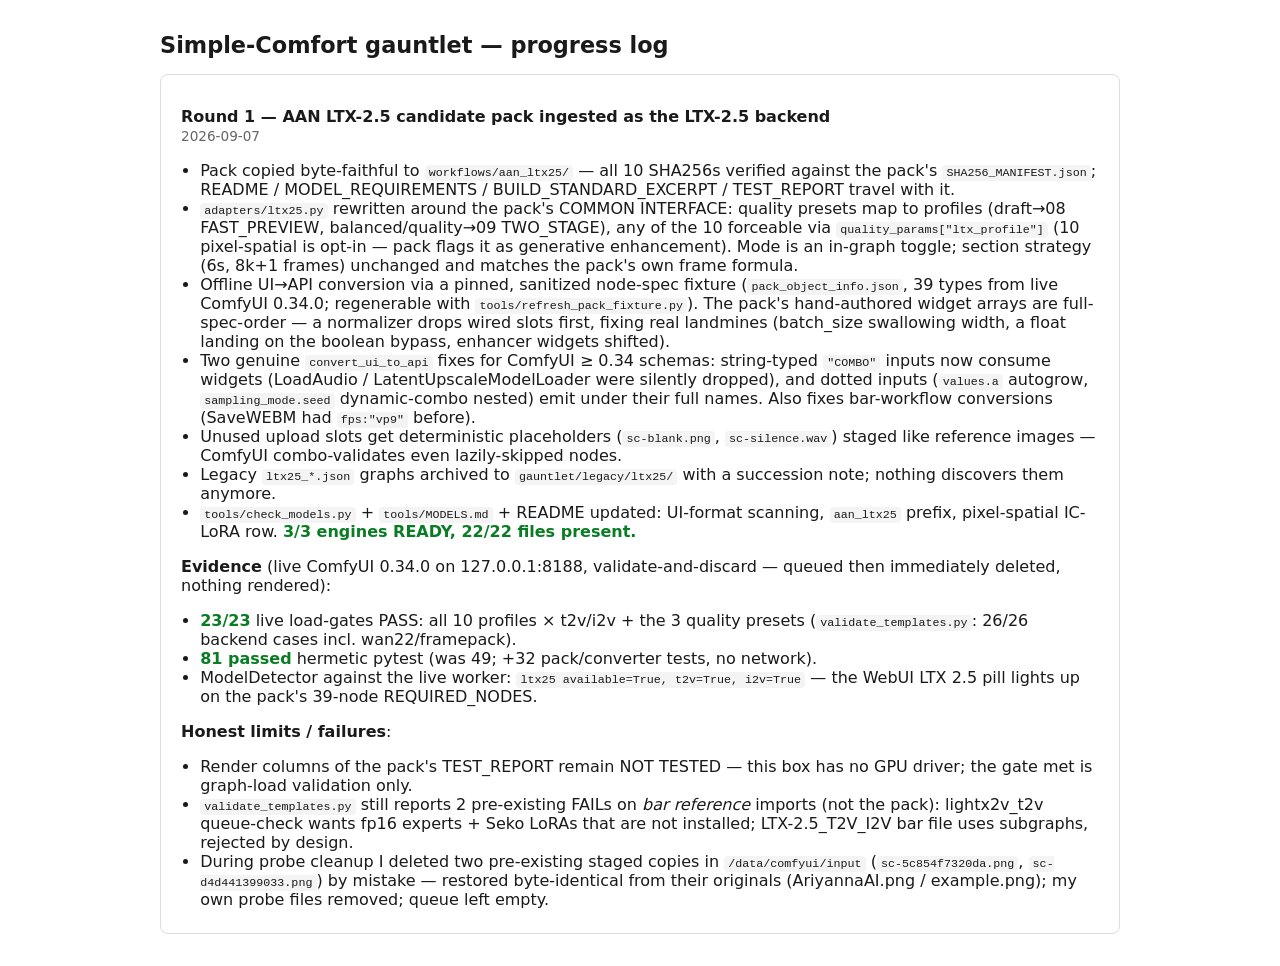
<file: gauntlet/PROGRESS.html>
<!DOCTYPE html>
<html lang="en">
<head>
<meta charset="UTF-8"/>
<title>Simple-Comfort — Gauntlet Progress</title>
<style>
  body { font-family: ui-sans-serif, system-ui, sans-serif; margin: 2rem auto; max-width: 60rem; padding: 0 1rem; color: #1a1a1a; }
  h1 { font-size: 1.4rem; }
  .entry { border: 1px solid #ddd; border-radius: 8px; padding: 1rem 1.25rem; margin: 1rem 0; }
  .date { color: #666; font-size: 0.85rem; }
  code { background: #f4f4f4; padding: 0.1em 0.35em; border-radius: 4px; font-size: 0.9em; }
  .pass { color: #0a7d24; font-weight: 600; }
  .fail { color: #b3261e; font-weight: 600; }
  ul { margin: 0.5rem 0; padding-left: 1.2rem; }
</style>
</head>
<body>
<h1>Simple-Comfort gauntlet — progress log</h1>

<div class="entry">
  <p><b>Round 1 — AAN LTX-2.5 candidate pack ingested as the LTX-2.5 backend</b><br/>
  <span class="date">2026-09-07</span></p>
  <ul>
    <li>Pack copied byte-faithful to <code>workflows/aan_ltx25/</code> — all 10 SHA256s verified against the pack's <code>SHA256_MANIFEST.json</code>; README / MODEL_REQUIREMENTS / BUILD_STANDARD_EXCERPT / TEST_REPORT travel with it.</li>
    <li><code>adapters/ltx25.py</code> rewritten around the pack's COMMON INTERFACE: quality presets map to profiles (draft&rarr;08 FAST_PREVIEW, balanced/quality&rarr;09 TWO_STAGE), any of the 10 forceable via <code>quality_params["ltx_profile"]</code> (10 pixel-spatial is opt-in — pack flags it as generative enhancement). Mode is an in-graph toggle; section strategy (6s, 8k+1 frames) unchanged and matches the pack's own frame formula.</li>
    <li>Offline UI&rarr;API conversion via a pinned, sanitized node-spec fixture (<code>pack_object_info.json</code>, 39 types from live ComfyUI 0.34.0; regenerable with <code>tools/refresh_pack_fixture.py</code>). The pack's hand-authored widget arrays are full-spec-order — a normalizer drops wired slots first, fixing real landmines (batch_size swallowing width, a float landing on the boolean bypass, enhancer widgets shifted).</li>
    <li>Two genuine <code>convert_ui_to_api</code> fixes for ComfyUI &ge; 0.34 schemas: string-typed <code>"COMBO"</code> inputs now consume widgets (LoadAudio / LatentUpscaleModelLoader were silently dropped), and dotted inputs (<code>values.a</code> autogrow, <code>sampling_mode.seed</code> dynamic-combo nested) emit under their full names. Also fixes bar-workflow conversions (SaveWEBM had <code>fps:"vp9"</code> before).</li>
    <li>Unused upload slots get deterministic placeholders (<code>sc-blank.png</code>, <code>sc-silence.wav</code>) staged like reference images — ComfyUI combo-validates even lazily-skipped nodes.</li>
    <li>Legacy <code>ltx25_*.json</code> graphs archived to <code>gauntlet/legacy/ltx25/</code> with a succession note; nothing discovers them anymore.</li>
    <li><code>tools/check_models.py</code> + <code>tools/MODELS.md</code> + README updated: UI-format scanning, <code>aan_ltx25</code> prefix, pixel-spatial IC-LoRA row. <span class="pass">3/3 engines READY, 22/22 files present.</span></li>
  </ul>
  <p><b>Evidence</b> (live ComfyUI 0.34.0 on 127.0.0.1:8188, validate-and-discard — queued then immediately deleted, nothing rendered):</p>
  <ul>
    <li><span class="pass">23/23</span> live load-gates PASS: all 10 profiles &times; t2v/i2v + the 3 quality presets (<code>validate_templates.py</code>: 26/26 backend cases incl. wan22/framepack).</li>
    <li><span class="pass">81 passed</span> hermetic pytest (was 49; +32 pack/converter tests, no network).</li>
    <li>ModelDetector against the live worker: <code>ltx25 available=True, t2v=True, i2v=True</code> — the WebUI LTX 2.5 pill lights up on the pack's 39-node REQUIRED_NODES.</li>
  </ul>
  <p><b>Honest limits / failures</b>:</p>
  <ul>
    <li>Render columns of the pack's TEST_REPORT remain NOT TESTED — this box has no GPU driver; the gate met is graph-load validation only.</li>
    <li><code>validate_templates.py</code> still reports 2 pre-existing FAILs on <em>bar reference</em> imports (not the pack): lightx2v_t2v queue-check wants fp16 experts + Seko LoRAs that are not installed; LTX-2.5_T2V_I2V bar file uses subgraphs, rejected by design.</li>
    <li>During probe cleanup I deleted two pre-existing staged copies in <code>/data/comfyui/input</code> (<code>sc-5c854f7320da.png</code>, <code>sc-d4d441399033.png</code>) by mistake — restored byte-identical from their originals (AriyannaAI.png / example.png); my own probe files removed; queue left empty.</li>
  </ul>
</div>

</body>
</html>
</file>
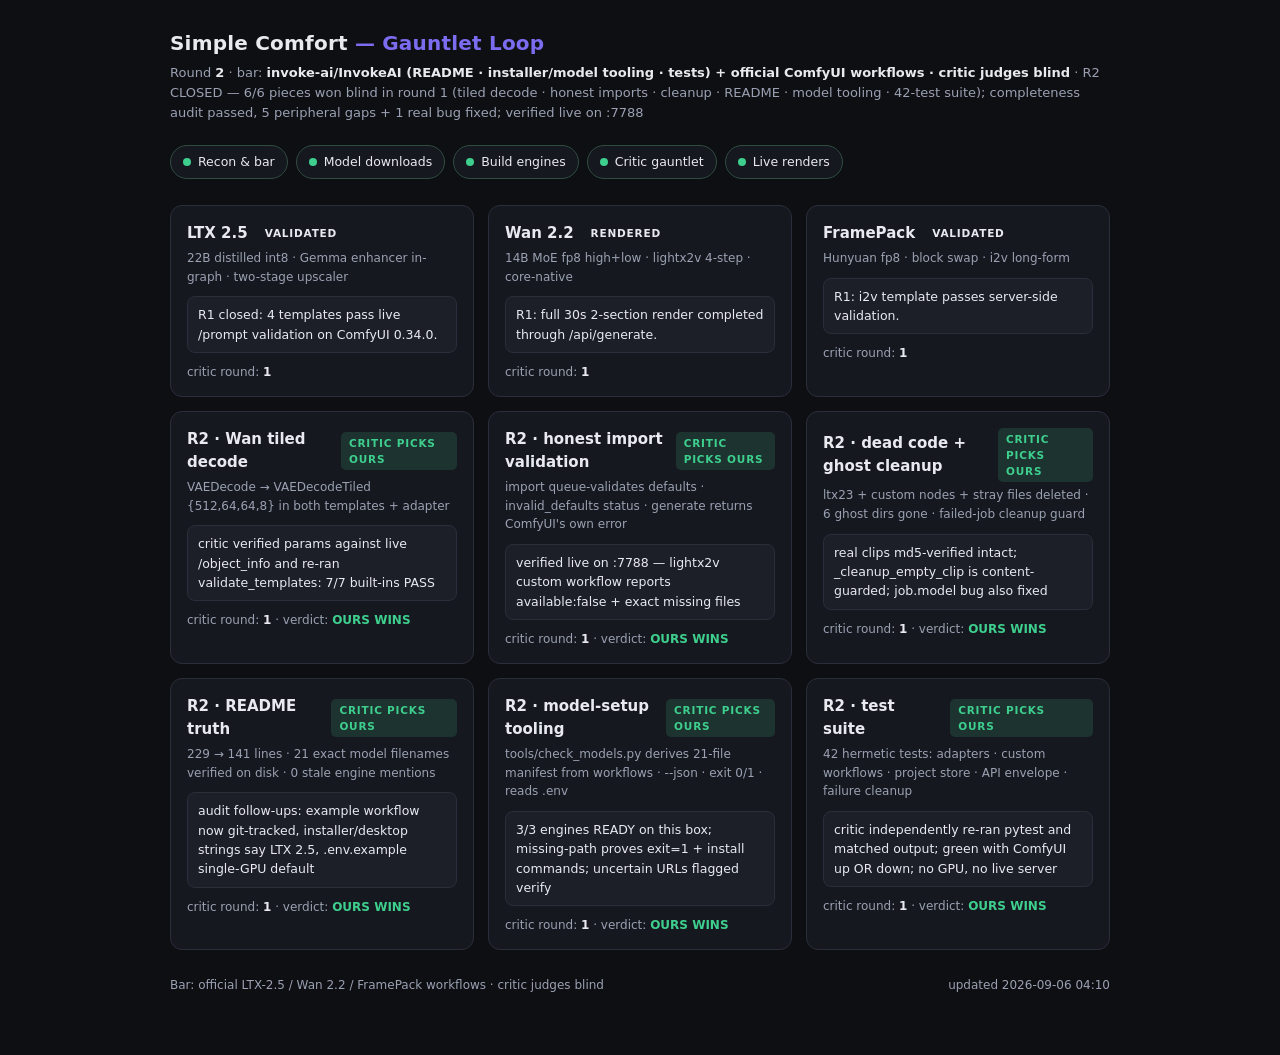
<file: static/gauntlet.html>
<!DOCTYPE html>
<html lang="en">
<head>
<meta charset="utf-8">
<meta name="viewport" content="width=device-width, initial-scale=1">
<title>Simple Comfort — Gauntlet Loop</title>
<style>
  :root {
    --bg: #0e0f13; --panel: #16181f; --panel-2: #1c1f28; --line: #2a2e3a;
    --text: #e8eaf0; --dim: #9aa1b2; --accent: #7c6cf0; --ok: #3ecf8e;
    --warn: #f0b429; --bad: #ef5b5b; --info: #58a6ff;
  }
  * { box-sizing: border-box; }
  body {
    margin: 0; background: var(--bg); color: var(--text);
    font: 14px/1.55 ui-sans-serif, system-ui, "Segoe UI", Roboto, sans-serif;
  }
  .wrap { max-width: 980px; margin: 0 auto; padding: 28px 20px 60px; }
  h1 { font-size: 20px; margin: 0 0 4px; letter-spacing: .2px; }
  h1 .loop { color: var(--accent); }
  .sub { color: var(--dim); font-size: 13px; margin-bottom: 22px; }
  .sub b { color: var(--text); font-weight: 600; }
  .phases { display: flex; flex-wrap: wrap; gap: 8px; margin-bottom: 26px; }
  .phase {
    padding: 6px 12px; border-radius: 999px; border: 1px solid var(--line);
    background: var(--panel); font-size: 12.5px; color: var(--dim);
    display: flex; align-items: center; gap: 7px;
  }
  .phase .dot { width: 8px; height: 8px; border-radius: 50%; background: var(--line); }
  .phase.done { color: var(--text); border-color: #2f4d3f; }
  .phase.done .dot { background: var(--ok); }
  .phase.active { color: var(--text); border-color: var(--accent); box-shadow: 0 0 0 1px rgba(124,108,240,.25); }
  .phase.active .dot { background: var(--accent); animation: pulse 1.6s infinite; }
  @keyframes pulse { 0%,100% { opacity: 1 } 50% { opacity: .35 } }
  .cards { display: grid; grid-template-columns: repeat(auto-fit, minmax(290px, 1fr)); gap: 14px; }
  .card {
    background: var(--panel); border: 1px solid var(--line); border-radius: 12px;
    padding: 16px 16px 14px;
  }
  .card h2 { font-size: 15px; margin: 0 0 2px; display: flex; align-items: center; gap: 9px; }
  .badge {
    font-size: 10.5px; font-weight: 700; letter-spacing: .8px; text-transform: uppercase;
    padding: 3px 8px; border-radius: 5px;
  }
  .b-pending { background: #2a2e3a; color: var(--dim); }
  .b-build   { background: rgba(88,166,255,.15); color: var(--info); }
  .b-critic  { background: rgba(124,108,240,.18); color: var(--accent); }
  .b-win     { background: rgba(62,207,142,.15); color: var(--ok); }
  .b-render  { background: rgba(240,180,41,.15); color: var(--warn); }
  .b-fail    { background: rgba(239,91,91,.15); color: var(--bad); }
  .meta { color: var(--dim); font-size: 12px; margin: 4px 0 10px; }
  .note { font-size: 12.5px; color: var(--text); background: var(--panel-2);
          border: 1px solid var(--line); border-radius: 8px; padding: 8px 10px;
          white-space: pre-wrap; word-break: break-word; }
  .note:empty { display: none; }
  .critic { margin-top: 10px; font-size: 12px; color: var(--dim); }
  .critic b { color: var(--text); }
  .critic .verdict-win { color: var(--ok); font-weight: 700; }
  .critic .verdict-lose { color: var(--bad); font-weight: 700; }
  footer { margin-top: 26px; color: var(--dim); font-size: 12px; display: flex;
           justify-content: space-between; flex-wrap: wrap; gap: 8px; }
  .clip-link { color: var(--info); text-decoration: none; }
  .clip-link:hover { text-decoration: underline; }
</style>
</head>
<body>
<div class="wrap">
  <h1>Simple Comfort <span class="loop">— Gauntlet Loop</span></h1>
  <div class="sub" id="sub">Loading…</div>
  <div class="phases" id="phases"></div>
  <div class="cards" id="cards"></div>
  <footer>
    <span>Bar: official LTX-2.5 / Wan 2.2 / FramePack workflows · critic judges blind</span>
    <span id="stamp"></span>
  </footer>
</div>
<script>
const PHASES = ["recon","downloads","build","critic","renders"];
const PHASE_LABEL = {recon:"Recon & bar",downloads:"Model downloads",build:"Build engines",critic:"Critic gauntlet",renders:"Live renders"};
const STATE_LABEL = {pending:"pending",build:"building",critic:"in critic",win:"critic picks ours",render:"rendering",done:"rendered ✓",fail:"failed"};

async function tick() {
  try {
    const r = await fetch("/static/gauntlet_status.json", {cache: "no-store"});
    const s = await r.json();
    document.getElementById("sub").innerHTML =
      `Round <b>${s.round ?? "—"}</b> · bar: <b>${s.bar ?? "official workflows + live render"}</b>` +
      (s.headline ? ` · ${s.headline}` : "");
    const ph = document.getElementById("phases");
    ph.innerHTML = PHASES.map(p => {
      const st = (s.phases || {})[p] || "pending";
      return `<div class="phase ${st}"><span class="dot"></span>${PHASE_LABEL[p]}</div>`;
    }).join("");
    const cards = document.getElementById("cards");
    cards.innerHTML = Object.entries(s.engines || {}).map(([k, e]) => `
      <div class="card">
        <h2>${e.name} <span class="badge b-${e.state}">${STATE_LABEL[e.state] || e.state}</span></h2>
        <div class="meta">${e.meta || ""}</div>
        <div class="note">${e.note || ""}</div>
        <div class="critic">critic round: <b>${e.critic_round ?? 0}</b>` +
          (e.verdict ? ` · verdict: <span class="verdict-${e.verdict === "ours" ? "win" : "lose"}">${e.verdict === "ours" ? "OURS WINS" : "official wins"}</span>` : "") +
          (e.gap ? `<br>biggest gap: ${e.gap}` : "") +
          (e.clip ? `<br>clip: <a class="clip-link" href="${e.clip}" target="_blank">${e.clip.split("/").pop()}</a>` : "") + `</div>
      </div>`).join("");
    document.getElementById("stamp").textContent = "updated " + (s.updated || "");
  } catch (e) {
    document.getElementById("sub").textContent = "status file not reachable — waiting for first write";
  }
}
tick();
setInterval(tick, 8000);
</script>
</body>
</html>
</file>
